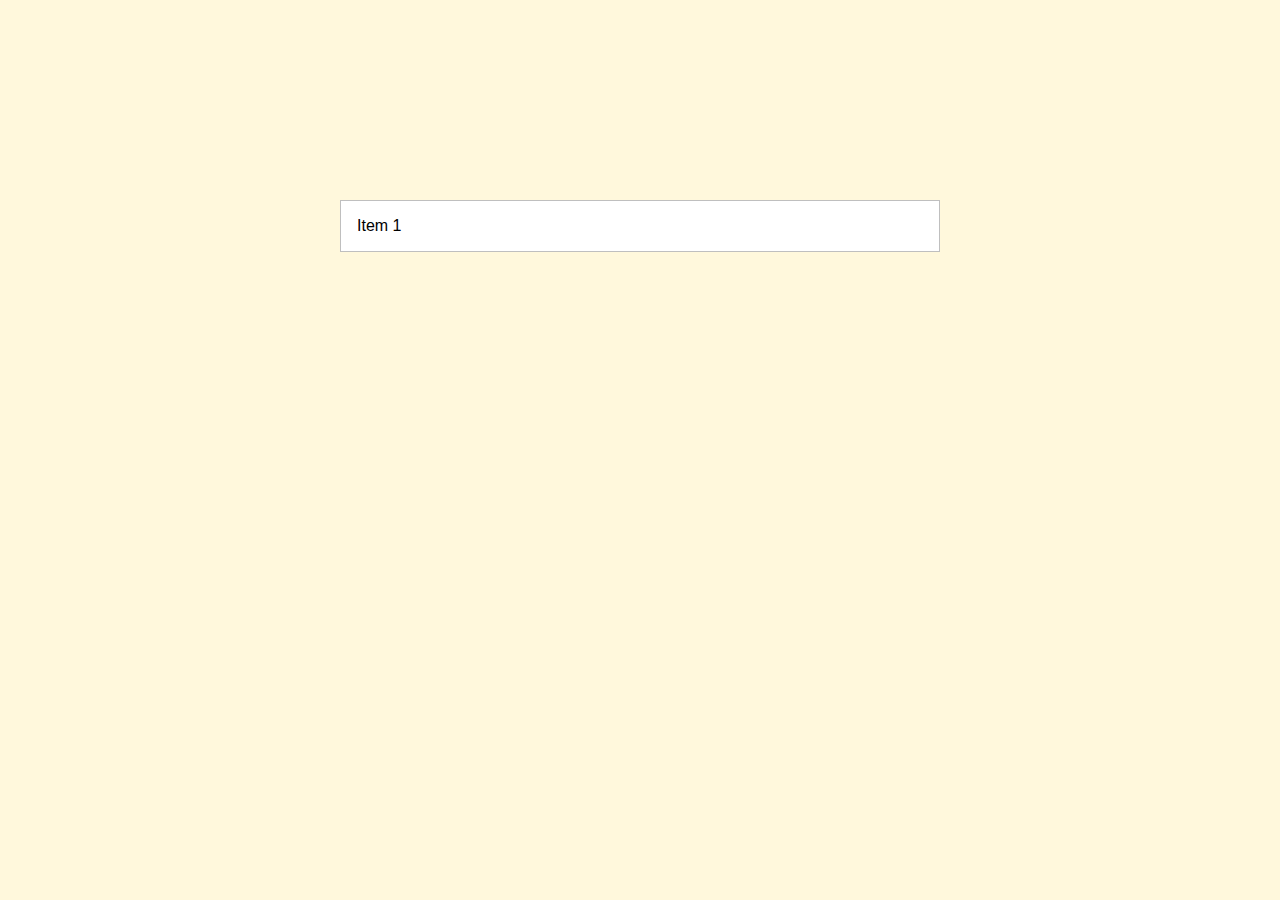
<file: accordion/index.html>
<!DOCTYPE html>
<html lang="en">
  <head>
    <meta charset="UTF-8" />
    <meta http-equiv="X-UA-Compatible" content="IE=edge" />
    <meta name="viewport" content="width=device-width, initial-scale=1.0" />
    <title>Accordion</title>
    <link rel="stylesheet" href="style.css" />
  </head>
  <body>
    <div id="accordion">
      <div data-expanded="false" class="card">
        <div  class="card-header">Item 1</div>
        <div class="card-panel">
         <div class="card-body">
            Nulla velit eiusmod Lorem quis aute occaecat elit mollit officia nisi
            non ex Lorem. Proident aliquip aliquip elit dolor laborum labore.
            Excepteur adipisicing ullamco nostrud occaecat deserunt eiusmod sit
            reprehenderit. Eiusmod sit consectetur consectetur nulla eiusmod sit
            in consequat cillum.
         </div>
        </div>
      </div>
    </div>
    <script src="./script.js"></script>
  </body>
</html>
</file>
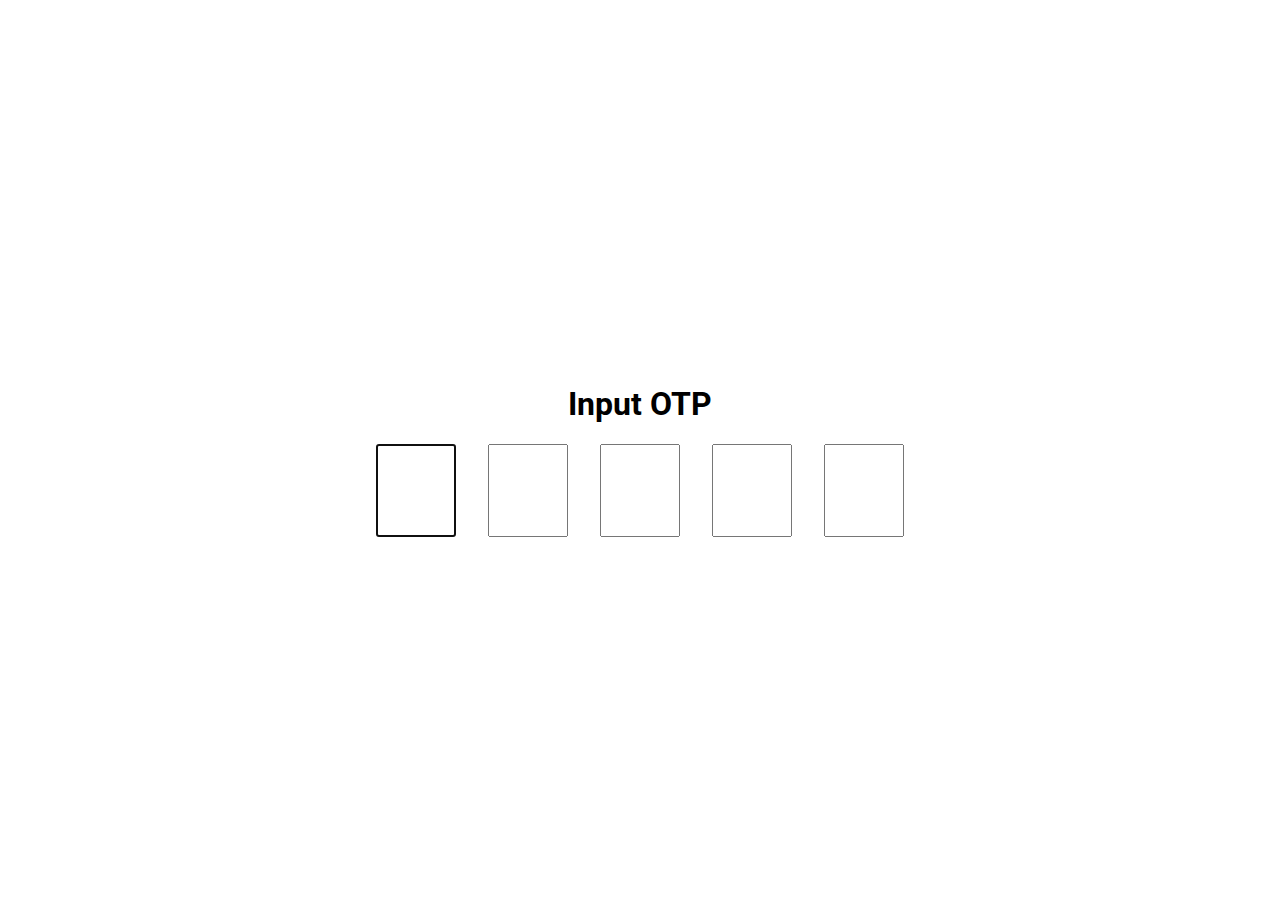
<file: input-otp/index.html>
<!DOCTYPE html>
<html lang="en">
  <head>
    <meta charset="UTF-8" />
    <meta http-equiv="X-UA-Compatible" content="IE=edge" />
    <meta name="viewport" content="width=device-width, initial-scale=1.0" />
    <link rel="preconnect" href="https://fonts.googleapis.com" />
    <link rel="preconnect" href="https://fonts.gstatic.com" crossorigin />
    <link
      href="https://fonts.googleapis.com/css2?family=Roboto:ital,wght@0,400;0,500;0,700;1,400;1,500;1,700&display=swap"
      rel="stylesheet"
    />
    <link rel="stylesheet" href="style.css"></link>
    <title>Input OTP</title>
  </head>
  <body>
    <h1>Input OTP</h1>
    <div class="input-opt">
        <input class="input-opt__input" maxlength="1" tabindex="0">
        <input class="input-opt__input" maxlength="1" tabindex="0">
        <input class="input-opt__input" maxlength="1" tabindex="0">
        <input class="input-opt__input" maxlength="1" tabindex="0">
        <input class="input-opt__input" maxlength="1" tabindex="0">
    </div>
    <script src="script.js"></script>
  </body>
</html>
</file>
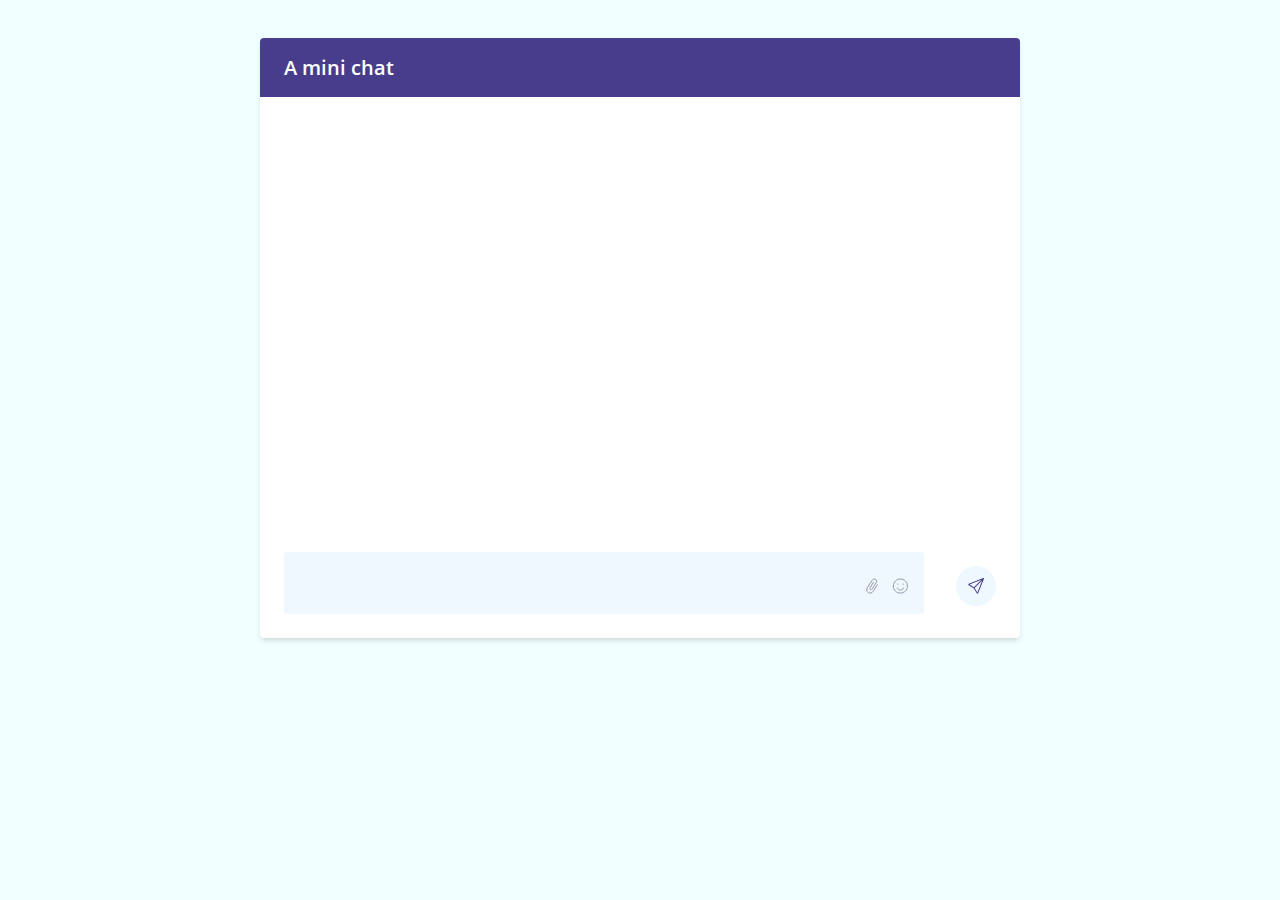
<file: mini-chat/index.html>
<!DOCTYPE html>
<html lang="en">
  <head>
    <meta charset="UTF-8" />
    <meta http-equiv="X-UA-Compatible" content="IE=edge" />
    <meta name="viewport" content="width=device-width, initial-scale=1.0" />
    <link rel="preconnect" href="https://fonts.googleapis.com" />
    <link rel="preconnect" href="https://fonts.gstatic.com" crossorigin />
    <link
      href="https://fonts.googleapis.com/css2?family=Open+Sans:ital,wght@0,400;0,500;0,600;0,700;1,400;1,500;1,600;1,700&display=swap"
      rel="stylesheet"
    />
    <link rel="stylesheet" href="style.css" />
    <title>Mini Chat</title>
  </head>
  <body>
    <div style="display: none">
      <svg
        id="ico-send"
        viewBox="0 0 16 16"
        fill="none"
        xmlns="http://www.w3.org/2000/svg"
      >
        <path
          d="M15.8539 0.145906C15.9232 0.215238 15.9705 0.30338 15.99 0.399383C16.0096 0.495386 16.0005 0.595019 15.9639 0.685906L10.1449 15.2329C10.0937 15.361 10.008 15.4725 9.89746 15.5551C9.78691 15.6377 9.65571 15.6881 9.51832 15.7009C9.38092 15.7138 9.24265 15.6884 9.11873 15.6277C8.9948 15.567 8.89003 15.4733 8.81593 15.3569L5.63793 10.3619L0.642932 7.18391C0.52625 7.10989 0.432283 7.00508 0.371402 6.88103C0.31052 6.75699 0.285089 6.61854 0.297917 6.48096C0.310744 6.34338 0.36133 6.21201 0.444093 6.10136C0.526855 5.99071 0.638578 5.90508 0.766932 5.85391L15.3139 0.0369056C15.4048 0.000317886 15.5045 -0.00876184 15.6005 0.0107943C15.6965 0.0303505 15.7846 0.0776807 15.8539 0.146906V0.145906ZM6.63593 10.0699L9.39693 14.4079L14.1299 2.57591L6.63593 10.0699ZM13.4229 1.86891L1.59093 6.60191L5.92993 9.36191L13.4239 1.86891H13.4229Z"
          fill="currentColor"
        />
      </svg>
      <svg
        id="ico-attachment"
        viewBox="0 0 13 16"
        fill="none"
        xmlns="http://www.w3.org/2000/svg"
      >
        <path
          d="M8.11629 4.21398L4.50028 9.70576C4.3216 9.97618 4.25753 10.3065 4.32212 10.6241C4.3867 10.9417 4.57465 11.2207 4.84475 11.3999V11.3999C4.97877 11.4891 5.12911 11.551 5.2871 11.5821C5.4451 11.6131 5.60765 11.6127 5.76548 11.5808C5.9233 11.5488 6.07327 11.4861 6.2068 11.3961C6.34032 11.3061 6.45479 11.1907 6.54359 11.0563L10.793 4.6347C11.1327 4.12121 11.2566 3.49464 11.1379 2.8905C11.0192 2.28637 10.6674 1.75324 10.1586 1.40647C9.90209 1.23178 9.61343 1.10977 9.30936 1.04756C9.0053 0.985344 8.69188 0.984163 8.38734 1.04405C8.08281 1.10395 7.79321 1.22375 7.53535 1.39648C7.27749 1.5692 7.0565 1.79143 6.88522 2.05026L1.75488 9.80365C1.25533 10.5589 1.0752 11.4812 1.25387 12.3689C1.43254 13.2566 1.95546 14.0374 2.70829 14.5406V14.5406C3.08537 14.7924 3.5087 14.9668 3.95372 15.0536C4.39875 15.1405 4.85659 15.1381 5.30069 15.0466C5.74479 14.9551 6.16628 14.7764 6.54072 14.5207C6.91516 14.265 7.23509 13.9374 7.48193 13.557L11.9055 6.7373"
          stroke="#9495AC"
          stroke-miterlimit="10"
          stroke-linecap="round"
        />
      </svg>
      <svg
        id="ico-emoj"
        viewBox="0 0 16 16"
        fill="none"
        xmlns="http://www.w3.org/2000/svg"
      >
        <path
          d="M8.38793 15.0888C12.2864 15.0888 15.4467 11.9285 15.4467 8.03001C15.4467 4.13153 12.2864 0.971191 8.38793 0.971191C4.48944 0.971191 1.3291 4.13153 1.3291 8.03001C1.3291 11.9285 4.48944 15.0888 8.38793 15.0888Z"
          stroke="#9495AC"
          stroke-miterlimit="10"
        />
        <path
          d="M11.5231 9.89087C11.2794 10.5137 10.8556 11.0498 10.3057 11.4306C9.75589 11.8114 9.10502 12.0196 8.43626 12.0287C7.76751 12.0378 7.11122 11.8473 6.55124 11.4816C5.99126 11.1159 5.55301 10.5916 5.29248 9.9756"
          stroke="#9495AC"
          stroke-miterlimit="10"
          stroke-linecap="round"
        />
        <path
          d="M11.0533 6.81875C11.4431 6.81875 11.7592 6.50271 11.7592 6.11286C11.7592 5.72302 11.4431 5.40698 11.0533 5.40698C10.6634 5.40698 10.3474 5.72302 10.3474 6.11286C10.3474 6.50271 10.6634 6.81875 11.0533 6.81875Z"
          fill="#9495AC"
        />
        <path
          d="M5.94929 6.81875C6.33914 6.81875 6.65517 6.50271 6.65517 6.11286C6.65517 5.72302 6.33914 5.40698 5.94929 5.40698C5.55944 5.40698 5.24341 5.72302 5.24341 6.11286C5.24341 6.50271 5.55944 6.81875 5.94929 6.81875Z"
          fill="#9495AC"
        />
      </svg>
    </div>

    <div class="container">
      <div class="chat">
        <div class="chat__header">
          <div class="chat__title">A mini chat</div>
        </div>
        <div class="chat__feed"></div>
        <div class="chat__message">
          <div class="chat__message__input-box">
            <div class="chat__message__input-box__action">
              <svg width="16" height="16" role="button">
                <use xlink:href="#ico-attachment"></use>
              </svg>
              <svg width="16" height="16" role="button">
                <use xlink:href="#ico-emoj"></use>
              </svg>
            </div>
            <div id="message-input" contenteditable="true"></div>
          </div>
          <div class="chat__message__send">
            <button class="chat__message__send_btn">
              <svg width="16" height="16" role="button">
                <use xlink:href="#ico-send"></use>
              </svg>
            </button>
          </div>
        </div>
      </div>
    </div>
    <template id="my-message-temp">
      <div class="chat__feed__message">
        <div class="chat__feed__message__box">
          <div class="chat__feed__message__text" el-text>{{text}}</div>
          <div class="chat__feed__message__time" el-time>10/03/2022 10:30</div>
        </div>
        <div class="chat__feed__message__avatar"></div>
      </div>
    </template>
    <script src="script.js"></script>
  </body>
</html>
</file>
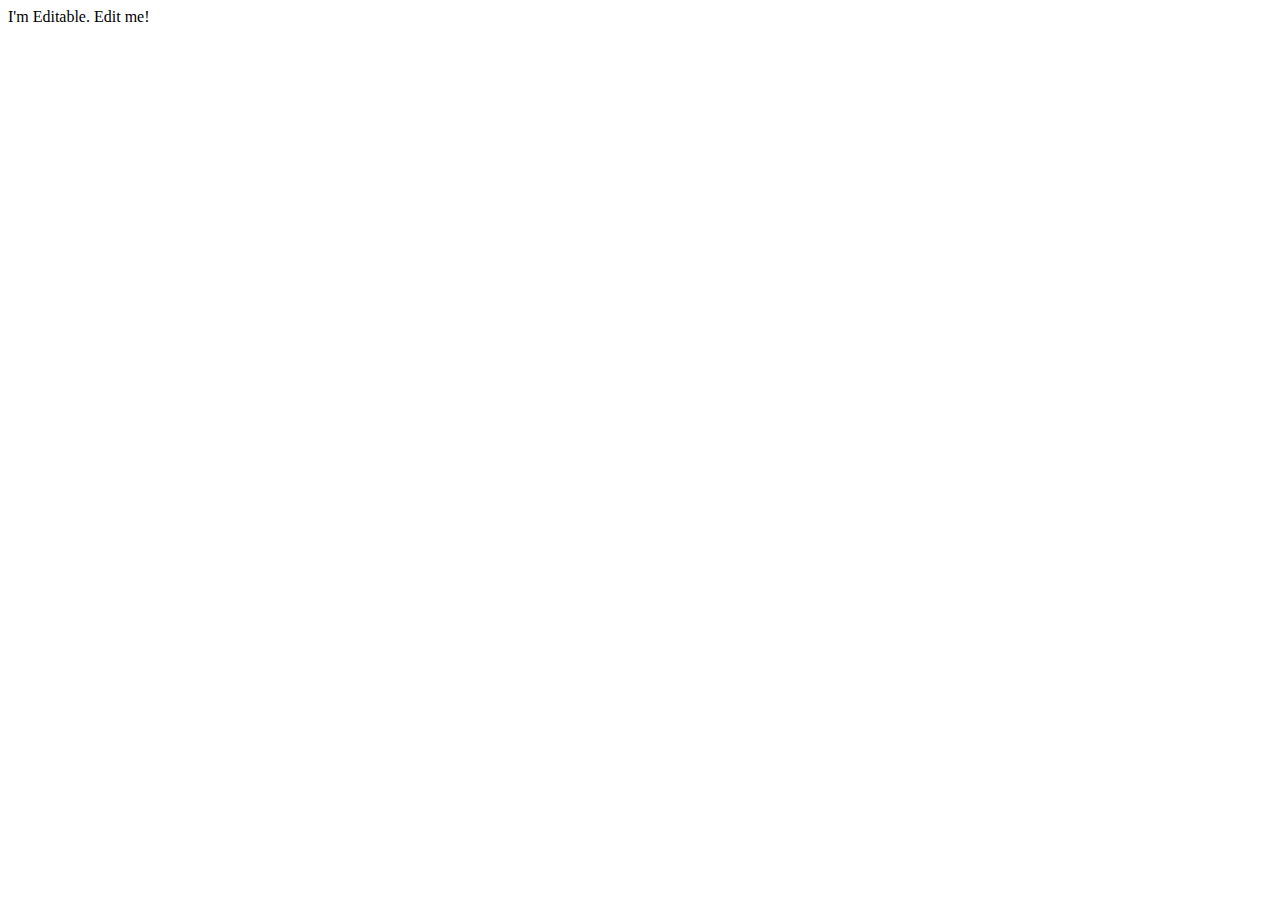
<file: multiline-text-input/index.html>
<!DOCTYPE html>
<html lang="en">
<head>
    <meta charset="UTF-8">
    <meta http-equiv="X-UA-Compatible" content="IE=edge">
    <meta name="viewport" content="width=device-width, initial-scale=1.0">
    <title></title>
</head>
<body>
    <div contenteditable="true" style="width:300px">I'm Editable. Edit me!</div>
</body>
</html>
</file>
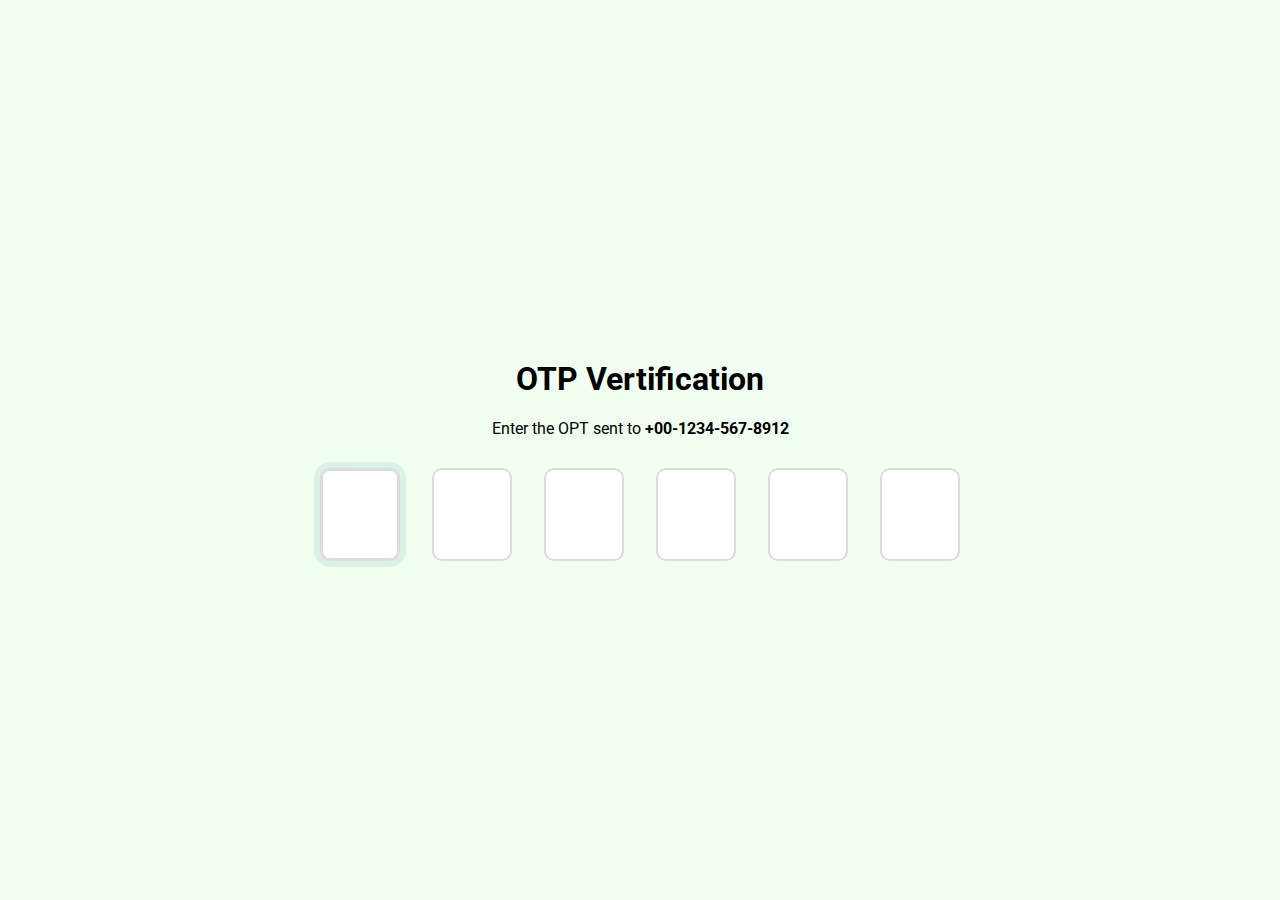
<file: otp-vertification/index.html>
<!DOCTYPE html>
<html lang="en">
  <head>
    <meta charset="UTF-8" />
    <meta http-equiv="X-UA-Compatible" content="IE=edge" />
    <meta name="viewport" content="width=device-width, initial-scale=1.0" />
    <link rel="preconnect" href="https://fonts.googleapis.com" />
    <link rel="preconnect" href="https://fonts.gstatic.com" crossorigin />
    <link
      href="https://fonts.googleapis.com/css2?family=Roboto:ital,wght@0,400;0,500;0,700;1,400;1,500;1,700&display=swap"
      rel="stylesheet"
    />
    <link rel="stylesheet" href="style.css"></link>
    <title>OTP Vertification</title>
  </head>
  <body>
    <h1>OTP Vertification</h1>
    <p>Enter the OPT sent to <b>+00-1234-567-8912</b>
    </p>
    <div class="input-opt">
        <input class="input-opt__input" maxlength="1" required>
        <input class="input-opt__input" maxlength="1" required>
        <input class="input-opt__input" maxlength="1" required>
        <input class="input-opt__input" maxlength="1" required>
        <input class="input-opt__input" maxlength="1" required>
        <input class="input-opt__input" maxlength="1" required>
    </div>
    <script src="script.js"></script>
  </body>
</html>
</file>
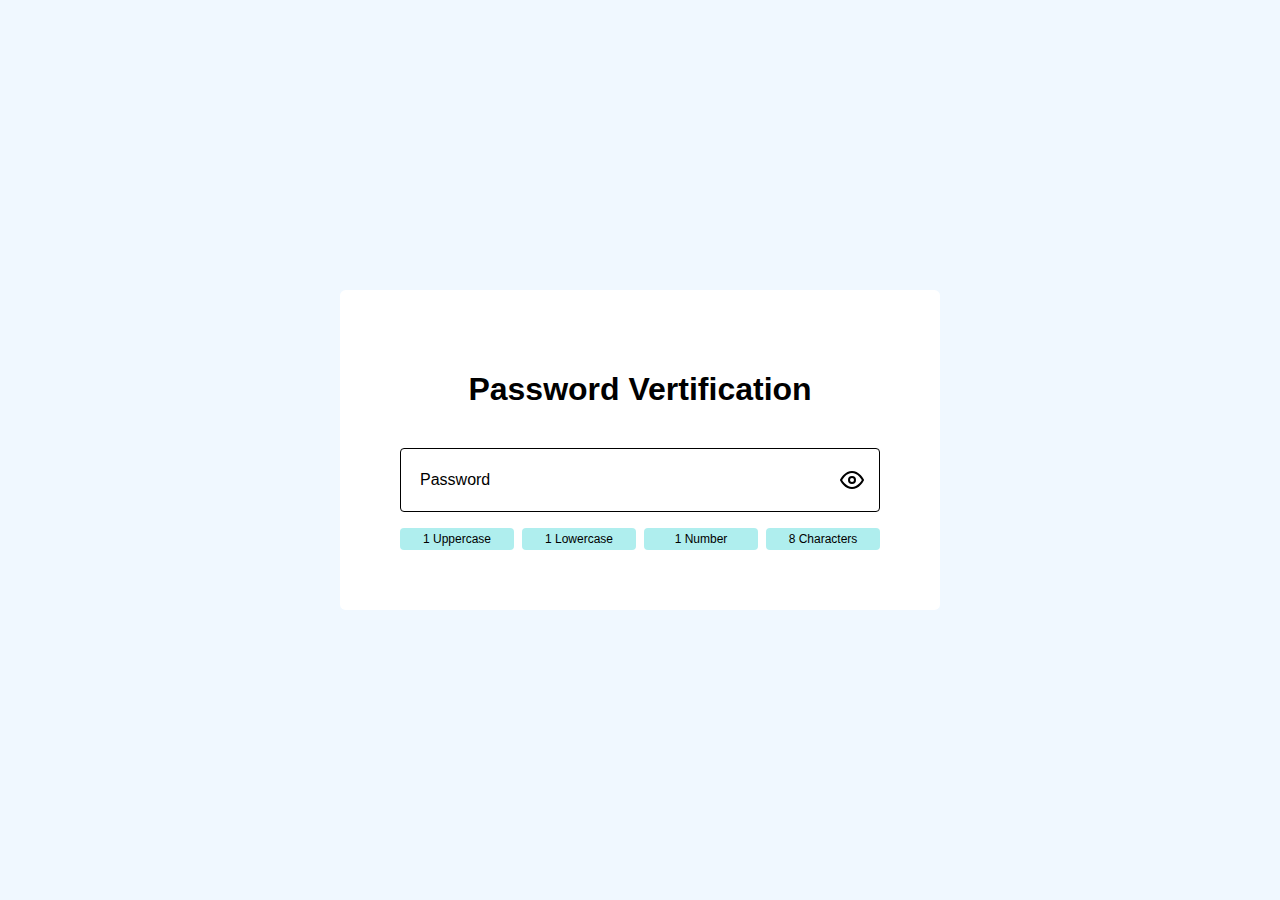
<file: password-vertification/index.html>
<!DOCTYPE html>
<html lang="en">
  <head>
    <meta charset="UTF-8" />
    <meta http-equiv="X-UA-Compatible" content="IE=edge" />
    <meta name="viewport" content="width=device-width, initial-scale=1.0" />
    <title>Password Vertification</title>
    <link rel="stylesheet" href="style.css" />
  </head>
  <body>
    <div style="display: none">
      <svg
        id="ico-eye"
        xmlns="http://www.w3.org/2000/svg"
        viewBox="0 0 24 24"
        fill="none"
        stroke="currentColor"
        stroke-width="2"
        stroke-linecap="round"
        stroke-linejoin="round"
        class="feather feather-eye"
      >
        <path d="M1 12s4-8 11-8 11 8 11 8-4 8-11 8-11-8-11-8z"></path>
        <circle cx="12" cy="12" r="3"></circle>
      </svg>
      <svg
        id="ico-eye-off"
        xmlns="http://www.w3.org/2000/svg"
        viewBox="0 0 24 24"
        fill="none"
        stroke="currentColor"
        stroke-width="2"
        stroke-linecap="round"
        stroke-linejoin="round"
        class="feather feather-eye-off"
      >
        <path
          d="M17.94 17.94A10.07 10.07 0 0 1 12 20c-7 0-11-8-11-8a18.45 18.45 0 0 1 5.06-5.94M9.9 4.24A9.12 9.12 0 0 1 12 4c7 0 11 8 11 8a18.5 18.5 0 0 1-2.16 3.19m-6.72-1.07a3 3 0 1 1-4.24-4.24"
        ></path>
        <line x1="1" y1="1" x2="23" y2="23"></line>
      </svg>
    </div>

    <div class="container">
      <h1>Password Vertification</h1>
      <div class="input-container">
        <input type="password" id="password-input" required maxlength="100" />
        <label for="input-password">Password</label>
        <svg role="button" id="show-pw-toggler" width="24" height="24">
          <use xlink:href="#ico-eye"></use>
        </svg>
      </div>
      <div class="vld-pw-tags" > 
        <div class="vld-tag uppercase">1 Uppercase</div>
        <div class="vld-tag lowercase">1 Lowercase</div>
        <div class="vld-tag numberic">1 Number</div>
        <div class="vld-tag length">8 Characters</div>
      </div>
    </div>
    <script src="script.js"></script>
  </body>
</html>
</file>
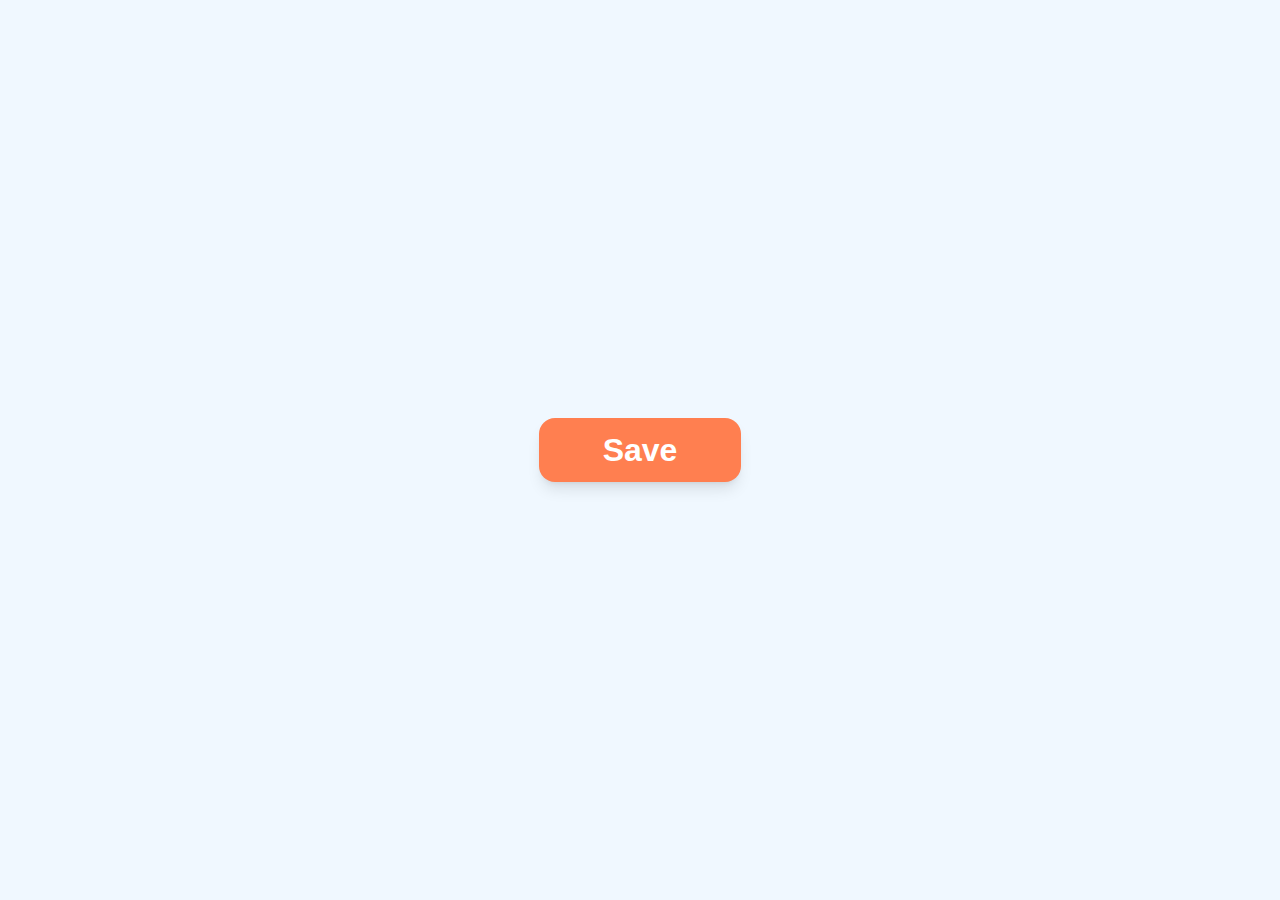
<file: simple-loading/index.html>
<!DOCTYPE html>
<html lang="en">
  <head>
    <meta charset="UTF-8" />
    <meta http-equiv="X-UA-Compatible" content="IE=edge" />
    <meta name="viewport" content="width=device-width, initial-scale=1.0" />
    <title>Simple loading</title>
    <link rel="stylesheet" href="style.css" />
  </head>
  <body>
    <button>
      <span>Save</span>
    </button>

    <template id="loading-template">
      <div id="loading">
        <div class="dot dot1"></div>
        <div class="dot dot2"></div>
        <div class="dot dot3"></div>
      </div>
    </template>
    <script src="script.js"></script>
  </body>
</html>
</file>
<file: accordion/style.css>
* {
  font-family: "Roboto", sans-serif;
  box-sizing: border-box;
}

html,
body {
  margin: 0;
  background-color: cornsilk;
}

#accordion {
  margin: 200px auto;
  width: 600px;
  max-width: 100%;
  background-color: white;
}
.card {
  border: 1px solid rgba(0, 0, 0, 0.25);
}
.card-panel {
  height: 100%;
}
.card-header {
  padding: 1rem;
  cursor: pointer;
}
.card-body {
  padding: 0 1rem 1rem;
}
.card:not(.show) .card-panel:not(.collapsing) {
  display: none;
}
.card-panel.collapsing {
  position: relative;
  overflow: hidden;
  transition: height 3s ease;
  height: 0;
}
</file>
<file: input-otp/style.css>
* {
  font-family: "Roboto", sans-serif;
  box-sizing: border-box;
}

html,
body {
  margin: 0;
  min-height: 100vh;
  display: flex;
  align-items: center;
  justify-content: center;
  flex-direction: column;
}

.input-opt {
  display: flex;
  gap: 2rem;
}

.input-opt__input {
  text-align: center;
  width: 5rem;
  padding: 1rem;
  font-size: 3rem;
  font-weight: bold;
}
input::selection{
  background-color: transparent;
}
</file>
<file: mini-chat/style.css>
* {
  font-family: "Open Sans", sans-serif;
  box-sizing: border-box;
}

body {
  background-color: azure;
}

.container {
  max-width: 800px;
  padding: 30px 20px;
  margin: 0 auto;
}

.chat {
  box-shadow: 0 4px 6px -1px rgb(0 0 0 / 0.1), 0 2px 4px -2px rgb(0 0 0 / 0.1);
  background-color: white;
  border-radius: 0.25rem;
  overflow: hidden;
  height: 600px;
  display: flex;
  flex-direction: column;
}

.chat__header {
  padding: 1rem 1.5rem;
  background-color: darkslateblue;
}
.chat__title {
  color: white;
  font-size: 1.25rem;
  font-weight: 600;
}
.chat__feed {
  flex-grow: 1;
  padding: 1rem 1.5rem;
}
.chat__message {
  padding: 1.5rem;
  display: flex;
  align-items: flex-end;
  gap: 2rem;
}

.chat__message__send_btn {
  border: 0;
  width: 2.5rem;
  height: 2.5rem;
  display: flex;
  align-items: center;
  justify-content: center;
  border-radius: 50%;
  background-color: aliceblue;
  color: darkslateblue;
  margin-bottom: 0.5rem;
}

.chat__message__input-box {
  flex-grow: 1;
  background-color: aliceblue;
  border-radius: 0.25rem;
  position: relative;
}

.chat__message__input-box__action {
  position: absolute;
  display: flex;
  gap: 0.75rem;
  right: 1rem;
  bottom: 1.25rem;
}
#message-input {
  outline: 0;
  padding: 1.25rem 4rem 1.25rem 1.5rem;
  white-space: wrap;
  word-break: break-all;
}

.chat__feed__message {
  padding-top: 1rem;
  display: flex;
  align-items: flex-end;
  justify-content: end;
  gap: 1rem;
}

.chat__feed__message__avatar {
  width: 2.5rem;
  height: 2.5rem;
  border-radius: 50%;
  overflow: hidden;
  background-image: url("https://source.unsplash.com/random/60x60");
  background-position: center;
  background-size: cover;
}
.chat__feed__message__box {
  box-shadow: 0px 2px 10px 2px rgba(54, 45, 160, 0.05);
  position: relative;
  padding: 1rem;
  border-radius: 0.25rem;
}
.chat__feed__message__time {
  color: slategray;
  position: absolute;
  right: 0;
  bottom: calc(100% + 0.25rem);
  white-space: nowrap;
  font-size: 0.75rem;
}
</file>
<file: otp-vertification/style.css>
* {
  font-family: "Roboto", sans-serif;
  box-sizing: border-box;
}

html,
body {
  margin: 0;
  min-height: 100vh;
  display: flex;
  align-items: center;
  justify-content: center;
  flex-direction: column;
  background-color: honeydew;
}

p {
  margin-top: 0;
  margin-bottom: 30px;
}

.input-opt {
  display: flex;
  gap: 2rem;
}

input {
  text-align: center;
  width: 5rem;
  padding: 1rem;
  font-size: 3rem;
  font-weight: bold;
  border-radius: 10px;
  outline: none;
  border: 2px solid gainsboro;
  caret-color: rgba(0, 0, 0, 0);
}

input:focus {
  box-shadow: inset 0 0 0 0.0625rem gainsboro,
    0 0 0 0.375rem rgba(95, 158, 160, 0.15);
}

input:valid {
  border-color: cadetblue;
}

input:valid:focus {
  box-shadow: inset 0 0 0 0.0625rem cadetblue,
    0 0 0 0.375rem rgba(95, 158, 160, 0.15);
}
</file>
<file: password-vertification/style.css>
* {
  font-family: "Roboto", sans-serif;
  box-sizing: border-box;
}

html,
body {
  margin: 0;
  min-height: 100vh;
  background-color: aliceblue;
  display: flex;
  flex-direction: column;
  align-items: center;
  justify-content: center;
}
p {
  margin-top: 0;
  margin-bottom: 30px;
}

.container {
  border-radius: 0.35rem;
  width: 600px;
  background-color: white;
  margin: auto auto;
  padding: 60px;
}

h1 {
  text-align: center;
  margin-bottom: 40px;
}

.input-container {
  position: relative;
}

input {
  height: 4rem;
  line-height: 3rem;
  width: 100%;
  font-size: 1rem;
  padding: 0.5rem 1rem;
  border-radius: 4px;
  border: 1px solid black;
}

input:valid + label {
  top: 0;
}

input:focus {
  border-color: darkcyan;
  outline-color: darkcyan;
}
input:focus + label {
  top: 0;
  color: darkcyan;
}

label {
  position: absolute;
  top: 50%;
  left: 1rem;
  transform: translateY(-50%);
  background-color: white;
  padding: 0 0.25rem;
  transition: top 0.3s ease-in-out;
  font-size: 1rem;
}
#show-pw-toggler {
  position: absolute;
  top: 50%;
  right: 1rem;
  transform: translateY(-50%);
}

.vld-pw-tags {
  margin-top: 1rem;
  display: grid;
  grid-template-columns: repeat(4, 1fr);
  gap: 0.5rem;
}
.vld-tag {
  padding: 0.25rem;
  border-radius: 0.25rem;
  text-align: center;
  font-size: 0.75rem;
  background-color: paleturquoise;
}

.vld-tag.valid {
  background-color: darkcyan;
  color: white;
}
</file>
<file: simple-loading/style.css>
* {
    font-family: "Roboto", sans-serif;
    box-sizing: border-box;
}

html,
body {
    margin: 0;
    min-height: 100vh;
    background-color: aliceblue;
    display: flex;
    flex-direction: column;
    align-items: center;
    justify-content: center;
}

button {
    padding: 0 4rem;
    height: 4rem;
    line-height: 4rem;
    border-radius: 1rem;
    background-color: coral;
    color: white;
    font-size: 2rem;
    font-weight: bold;
    border: 0;
    box-shadow: 0 10px 15px -3px rgb(0 0 0 / 0.1), 0 4px 6px -4px rgb(0 0 0 / 0.1);
    cursor: pointer;
}

button:hover {
    box-shadow: 0 20px 25px -5px rgb(0 0 0 / 0.1), 0 8px 10px -6px rgb(0 0 0 / 0.1);
}

button:disabled{
    opacity: 0.5;
}

#loading {
    display: grid;
    grid-template-columns: repeat(3, min-content);
    gap: 0.5rem;
}

#loading .dot {
    background-color: currentColor;
    width: 1rem;
    height: 1rem;
    border-radius: 50%;
    animation-duration: 1.2s;
    animation-iteration-count: infinite;
    animation-timing-function: ease-in-out;
}

#loading .dot1 {
    animation-name: loading-dot-1;
}
#loading .dot2 {
    animation-name: loading-dot-2;
}
#loading .dot3 {
    animation-name: loading-dot-3;
}

@keyframes loading-dot-1 {
    0% {
        opacity: 1;
        transform: scale(1)
    }

    33.33333% {
        opacity: .25;
        transform: scale(.8)
    }

    66.66667% {
        opacity: .5;
        transform: scale(.8)
    }

    to {
        opacity: 1;
        transform: scale(1)
    }
}

@keyframes loading-dot-2 {
    0% {
        opacity: .5;
        transform: scale(.8)
    }

    33.33333% {
        opacity: 1;
        transform: scale(1)
    }

    66.66667% {
        opacity: .25;
        transform: scale(.8)
    }

    to {
        opacity: .5;
        transform: scale(.8)
    }
}

@keyframes loading-dot-3 {
    0% {
        opacity: .25;
        transform: scale(.8)
    }

    33.33333% {
        opacity: .5;
        transform: scale(.8)
    }

    66.66667% {
        opacity: 1;
        transform: scale(1)
    }

    to {
        opacity: .25;
        transform: scale(.8)
    }
}
</file>
